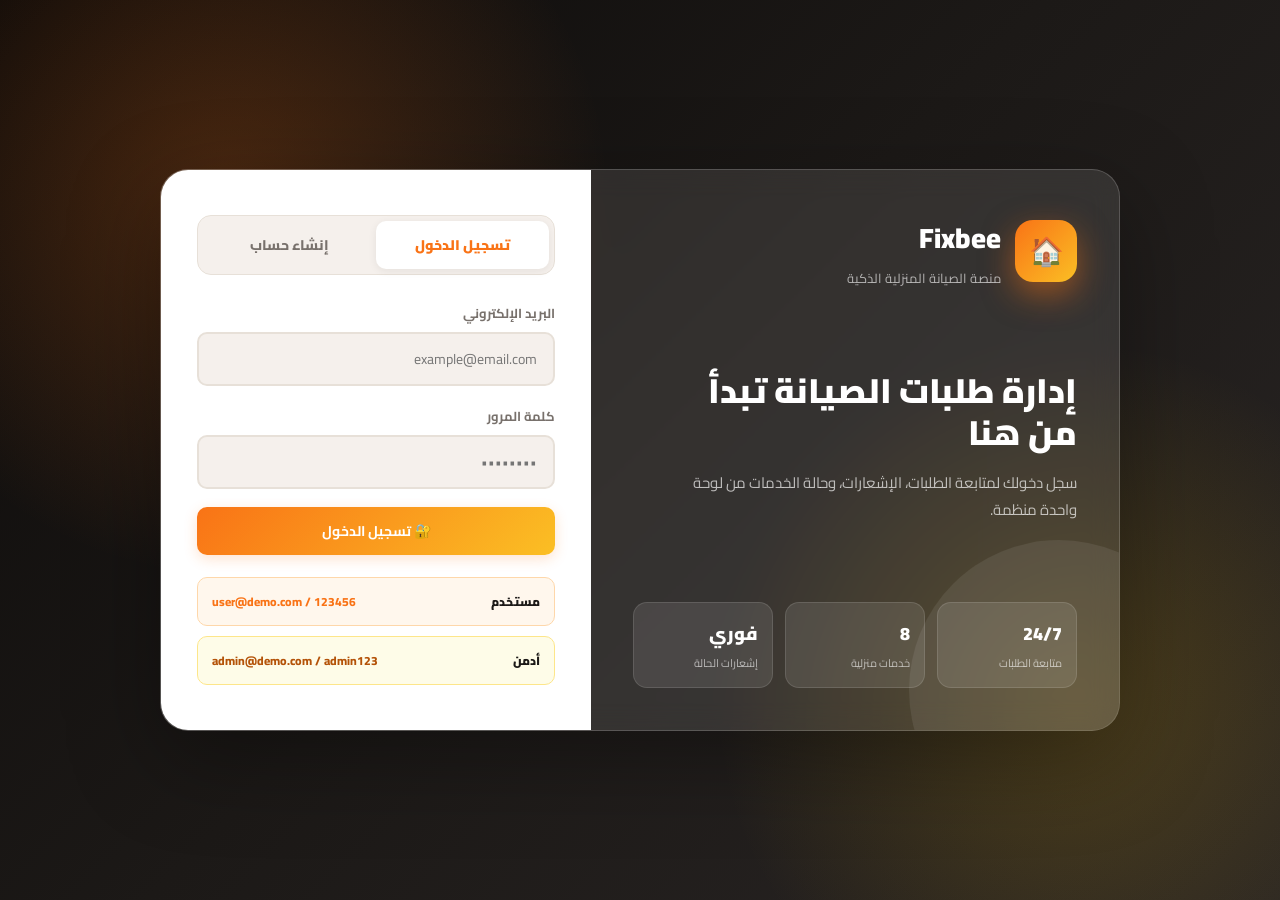
<file: index.html>
﻿<!DOCTYPE html>
<html lang="ar" dir="rtl">
<head>
<meta charset="UTF-8">
<meta name="viewport" content="width=device-width, initial-scale=1.0">
<title>Fixbee – تسجيل الدخول</title>
<link rel="stylesheet" href="styles.css">
</head>
<body class="auth-page">
<main class="auth-shell">
  <section class="auth-brand-panel">
    <div class="auth-brand">
      <div class="ab-icon">🏠</div>
      <div>
        <h1>Fixbee</h1>
        <p>منصة الصيانة المنزلية الذكية</p>
      </div>
    </div>
    <div class="auth-copy">
      <h2>إدارة طلبات الصيانة تبدأ من هنا</h2>
      <p>سجل دخولك لمتابعة الطلبات، الإشعارات، وحالة الخدمات من لوحة واحدة منظمة.</p>
    </div>
    <div class="auth-highlights">
      <div><strong>24/7</strong><span>متابعة الطلبات</span></div>
      <div><strong>8</strong><span>خدمات منزلية</span></div>
      <div><strong>فوري</strong><span>إشعارات الحالة</span></div>
    </div>
  </section>

  <section class="auth-card" aria-label="تسجيل الدخول أو إنشاء حساب">
    <div class="auth-tabs">
      <button class="auth-tab active" onclick="switchTab('login')">تسجيل الدخول</button>
      <button class="auth-tab"        onclick="switchTab('register')">إنشاء حساب</button>
    </div>

    <div id="auth-error" class="auth-error"></div>

    <!-- LOGIN -->
    <div id="form-login" class="auth-form active">
      <div class="form-group">
        <label>البريد الإلكتروني</label>
        <input class="form-control" type="email" id="login-email" placeholder="example@email.com">
      </div>
      <div class="form-group">
        <label>كلمة المرور</label>
        <input class="form-control" type="password" id="login-password" placeholder="••••••••">
      </div>
      <button class="btn btn-primary btn-wide" onclick="handleLogin()">🔐 تسجيل الدخول</button>
    </div>

    <!-- REGISTER -->
    <div id="form-register" class="auth-form">
      <div class="form-group">
        <label>الاسم الكامل</label>
        <input class="form-control" type="text" id="reg-name" placeholder="محمد أحمد">
      </div>
      <div class="form-group">
        <label>البريد الإلكتروني</label>
        <input class="form-control" type="email" id="reg-email" placeholder="example@email.com">
      </div>
      <div class="form-group">
        <label>كلمة المرور</label>
        <input class="form-control" type="password" id="reg-password" placeholder="••••••••">
      </div>
      <button class="btn btn-primary btn-wide" onclick="handleRegister()">✅ إنشاء حساب</button>
    </div>

    <div class="demo-box" aria-label="حسابات تجريبية">
      <button type="button" class="demo-fill" onclick="fillUser()">
        <span>مستخدم</span>
        <b>user@demo.com / 123456</b>
      </button>
      <button type="button" class="demo-fill admin-demo" onclick="fillAdmin()">
        <span>أدمن</span>
        <b>admin@demo.com / admin123</b>
      </button>
    </div>
  </section>
</main>

<script src="auth.js"></script>
</body>
</html>
</file>
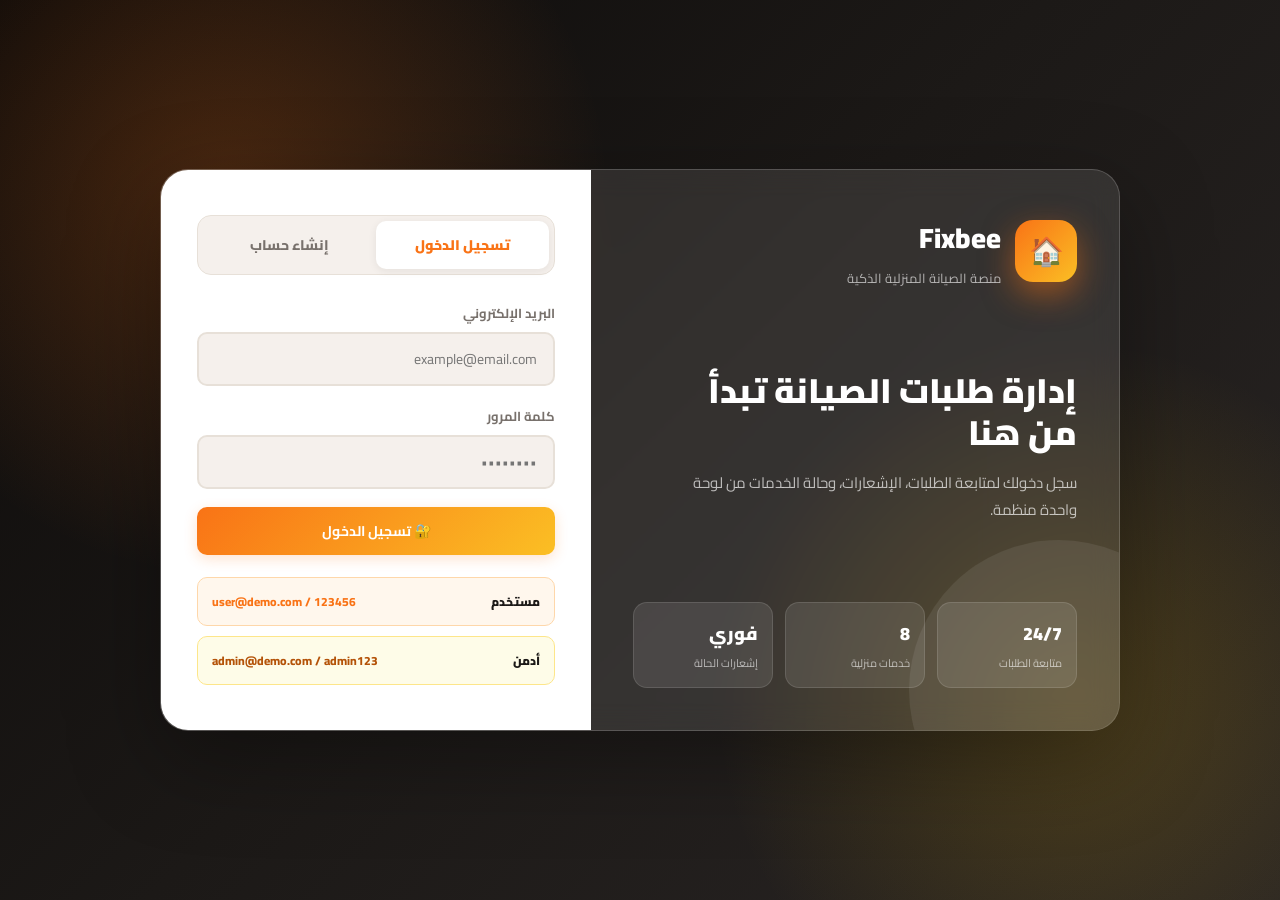
<file: admin.html>
<!DOCTYPE html>
<html lang="ar" dir="rtl">
<head>
<meta charset="UTF-8">
<meta name="viewport" content="width=device-width, initial-scale=1.0">
<title>Fixbee – لوحة الإدارة</title>
<link rel="stylesheet" href="styles.css">
<style>
  /* Admin-specific accents */
  :root { --accent: #7c3aed; --accent-light: #8b5cf6; --accent-glow: rgba(124,58,237,0.18); }
  .navbar      { background: #1e0a3c; }
  .brand-icon  { background: linear-gradient(135deg, #7c3aed, #a78bfa) !important; }
  .btn-primary { background: linear-gradient(135deg, #1e0a3c, #7c3aed); }
  .btn-primary:hover { box-shadow: 0 6px 20px rgba(124,58,237,0.45); }
  .uc-avatar   { background: linear-gradient(135deg, #c4b5fd, #8b5cf6) !important; color: #fff !important; }
  .hero-banner { background: linear-gradient(135deg, #1e0a3c 0%, #4c1d95 50%, #7c3aed 100%); }
  .profile-hero { background: linear-gradient(135deg, #1e0a3c 0%, #4c1d95 55%, #7c3aed 100%); }
  .profile-info h2 { color: #fff; }
  .profile-info p  { color: rgba(255,255,255,0.65); }
  .section-title .st-icon { background: linear-gradient(135deg, #1e0a3c, #7c3aed); }
  .nav-link.active::after { background: #a78bfa; }
  .filter-chip:hover, .filter-chip.active { border-color: #7c3aed; color: #7c3aed; }
  .filter-chip.active { background: #f5f3ff; }
  .form-control:focus { border-color: #7c3aed; background: #f5f3ff; }
  .req-card:hover { border-color: #a78bfa; }
  .loc-card:hover { border-color: #7c3aed; }
  .admin-ring { display:inline-flex;align-items:center;gap:6px;background:#ede9fe;color:#7c3aed;padding:4px 12px;border-radius:20px;font-size:12px;font-weight:800; }
</style>
</head>
<body class="app-page admin-page">

<!-- ══════════ NAVBAR ══════════ -->
<nav class="navbar">
  <a class="navbar-brand" href="admin.html">
    <div class="brand-icon">🏠</div>
    <div>
      <div class="brand-text">Fixbee</div>
      <div class="brand-sub">لوحة الإدارة</div>
    </div>
  </a>

  <div class="navbar-nav" id="desktop-nav">
    <button class="nav-link active" data-view="dashboard" onclick="navigate('dashboard')"><span class="nl-icon">📊</span> لوحة التحكم</button>
    <button class="nav-link"        data-view="manage"    onclick="navigate('manage')">   <span class="nl-icon">⚙️</span> إدارة الطلبات<span class="nav-badge" id="pending-badge" style="display:none">0</span></button>
    <button class="nav-link"        data-view="users"     onclick="navigate('users')">    <span class="nl-icon">👥</span> المستخدمون</button>
    <button class="nav-link"        data-view="profile"   onclick="navigate('profile')">  <span class="nl-icon">👤</span> حسابي</button>
  </div>

  <div class="navbar-end">
    <div class="user-chip" id="user-chip">
      <div class="uc-avatar" id="uc-avatar"></div>
      <div>
        <div class="uc-name" id="uc-name"></div>
        <div class="uc-role">مسؤول النظام</div>
      </div>
    </div>
    <button class="btn-logout-nav" onclick="logout()">🚪 خروج</button>
    <button class="nav-toggle" onclick="toggleDrawer()" aria-label="القائمة">
      <span></span><span></span><span></span>
    </button>
  </div>
</nav>

<!-- Mobile Drawer -->
<div class="nav-drawer" id="nav-drawer">
  <button class="nav-link" data-view="dashboard" onclick="navigate('dashboard');closeDrawer()">📊 لوحة التحكم</button>
  <button class="nav-link" data-view="manage"    onclick="navigate('manage');closeDrawer()">⚙️ إدارة الطلبات</button>
  <button class="nav-link" data-view="users"     onclick="navigate('users');closeDrawer()">👥 المستخدمون</button>
  <button class="nav-link" data-view="profile"   onclick="navigate('profile');closeDrawer()">👤 حسابي</button>
  <hr style="border:none;border-top:1px solid rgba(255,255,255,0.1);margin:8px 0">
  <button class="nav-link" onclick="logout()" style="color:#f87171">🚪 تسجيل الخروج</button>
</div>

<div class="page-wrap">
<div class="content">

  <!-- ══════════ DASHBOARD ══════════ -->
  <div class="view active" id="view-dashboard">
    <div class="hero-banner">
      <div class="hero-text">
        <h2>لوحة تحكم الإدارة 👨‍💻</h2>
        <p>راقب جميع الطلبات واتخذ القرارات المناسبة بسرعة وكفاءة</p>
        <div class="hero-cta">
          <button class="btn-white" onclick="navigate('manage')">⚙️ إدارة الطلبات</button>
        </div>
      </div>
      <div class="hero-illustration">📊</div>
    </div>
    <div class="stats-grid" id="admin-stats"></div>
    <div class="admin-overview" id="admin-overview"></div>
    <div class="card">
      <div class="card-header">
        <span class="card-title">📋 جميع الطلبات</span>
        <button class="btn btn-secondary btn-sm" onclick="navigate('manage')">إدارة الطلبات</button>
      </div>
      <div class="table-wrap">
        <table class="data-table">
          <thead><tr>
            <th>المستخدم</th>
            <th>الخدمة</th>
            <th>الموقع</th>
            <th>التاريخ</th>
            <th>الحالة</th>
            <th>الإجراء</th>
          </tr></thead>
          <tbody id="dash-tbody"></tbody>
        </table>
      </div>
    </div>
  </div>

  <!-- ══════════ MANAGE REQUESTS ══════════ -->
  <div class="view" id="view-manage">
    <div class="section-header">
      <div class="section-title"><div class="st-icon">⚙️</div> إدارة الطلبات</div>
    </div>
    <div class="filter-bar">
      <input class="form-control" type="text" id="manage-search" placeholder="🔍 بحث بالاسم أو الخدمة..." oninput="renderManage()">
      <button class="filter-chip active" data-f="all"      onclick="setAdminFilter(this,'all')">الكل</button>
      <button class="filter-chip"        data-f="pending"  onclick="setAdminFilter(this,'pending')">⏳ معلق</button>
      <button class="filter-chip"        data-f="accepted" onclick="setAdminFilter(this,'accepted')">✅ مقبول</button>
      <button class="filter-chip"        data-f="rejected" onclick="setAdminFilter(this,'rejected')">❌ مرفوض</button>
    </div>
    <div class="req-list" id="manage-list"></div>
  </div>

  <!-- ══════════ USERS ══════════ -->
  <div class="view" id="view-users">
    <div class="section-header">
      <div class="section-title"><div class="st-icon">👥</div> المستخدمون</div>
    </div>
    <div class="filter-bar">
      <input class="form-control" type="text" id="users-search" placeholder="🔍 بحث بالاسم أو البريد..." oninput="renderUsers()">
      <button class="filter-chip active" data-role="all" onclick="setUserRoleFilter(this,'all')">الكل</button>
      <button class="filter-chip" data-role="user" onclick="setUserRoleFilter(this,'user')">مستخدمون</button>
      <button class="filter-chip" data-role="admin" onclick="setUserRoleFilter(this,'admin')">مسؤولون</button>
    </div>
    <div class="card">
      <div class="table-wrap">
        <table class="data-table">
          <thead><tr>
            <th>المستخدم</th>
            <th>البريد الإلكتروني</th>
            <th>الدور</th>
            <th>عدد الطلبات</th>
            <th>آخر طلب</th>
          </tr></thead>
          <tbody id="users-tbody"></tbody>
        </table>
      </div>
    </div>
  </div>

  <!-- ══════════ PROFILE ══════════ -->
  <div class="view" id="view-profile">
    <div class="section-header">
      <div class="section-title"><div class="st-icon">👤</div> حسابي</div>
    </div>
    <div class="profile-hero">
      <div class="profile-avatar" id="p-avatar"></div>
      <div class="profile-info">
        <h2 id="p-name"></h2>
        <p id="p-email"></p>
        <div style="margin-top:10px"><span class="admin-ring">👨‍💻 مسؤول النظام</span></div>
      </div>
    </div>
    <div class="profile-grid">
      <div class="card">
        <div class="card-header"><span class="card-title">✏️ تعديل البيانات</span></div>
        <div class="card-body">
          <div class="form-group"><label>الاسم الكامل</label><input class="form-control" type="text" id="edit-name"></div>
          <div class="form-group"><label>البريد الإلكتروني</label><input class="form-control" type="email" id="edit-email" disabled style="opacity:.55;cursor:not-allowed"></div>
          <button class="btn btn-primary" onclick="saveProfile()">💾 حفظ التغييرات</button>
        </div>
      </div>
      <div class="card">
        <div class="card-header"><span class="card-title">🔑 تغيير كلمة المرور</span></div>
        <div class="card-body">
          <div class="form-group"><label>كلمة المرور الحالية</label><input class="form-control" type="password" id="old-pass" placeholder="••••••••"></div>
          <div class="form-group"><label>كلمة المرور الجديدة</label><input class="form-control" type="password" id="new-pass" placeholder="••••••••"></div>
          <div class="form-group"><label>تأكيد كلمة المرور</label><input class="form-control" type="password" id="conf-pass" placeholder="••••••••"></div>
          <button class="btn btn-primary" onclick="changePassword()">🔒 تغيير</button>
        </div>
      </div>
    </div>
  </div>

</div><!-- /content -->
</div><!-- /page-wrap -->

<!-- MODAL: Detail -->
<div id="modal-detail" style="display:none">
  <div class="modal-overlay" onclick="closeModal('modal-detail')">
    <div class="modal" onclick="event.stopPropagation()">
      <div class="modal-head">
        <div class="modal-title">📋 تفاصيل الطلب</div>
        <button class="modal-close" onclick="closeModal('modal-detail')">✕</button>
      </div>
      <div id="detail-content"></div>
    </div>
  </div>
</div>

<!-- TOAST -->
<div class="toast" id="toast"></div>

<script src="admin.js"></script>
</body>
</html>
</file>
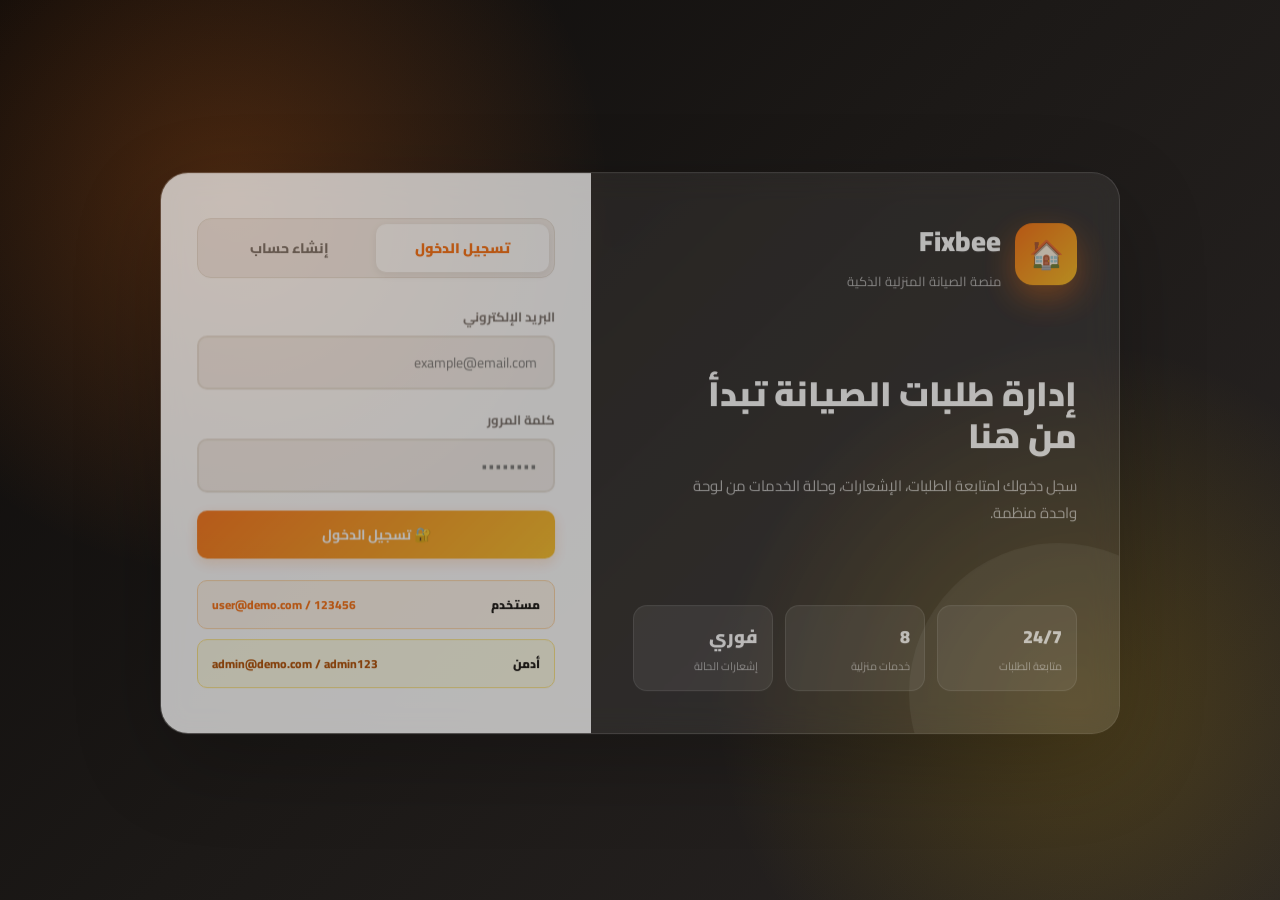
<file: auth.html>
<!DOCTYPE html>
<html lang="ar" dir="rtl">
<head>
  <meta charset="UTF-8">
  <meta http-equiv="refresh" content="0; url=index.html">
  <title>Fixbee – تسجيل الدخول</title>
</head>
<body>
  <p>جارٍ التحويل... <a href="index.html">اضغط هنا</a> إذا لم تُحوَّل تلقائيًا.</p>
</body>
</html>
</file>
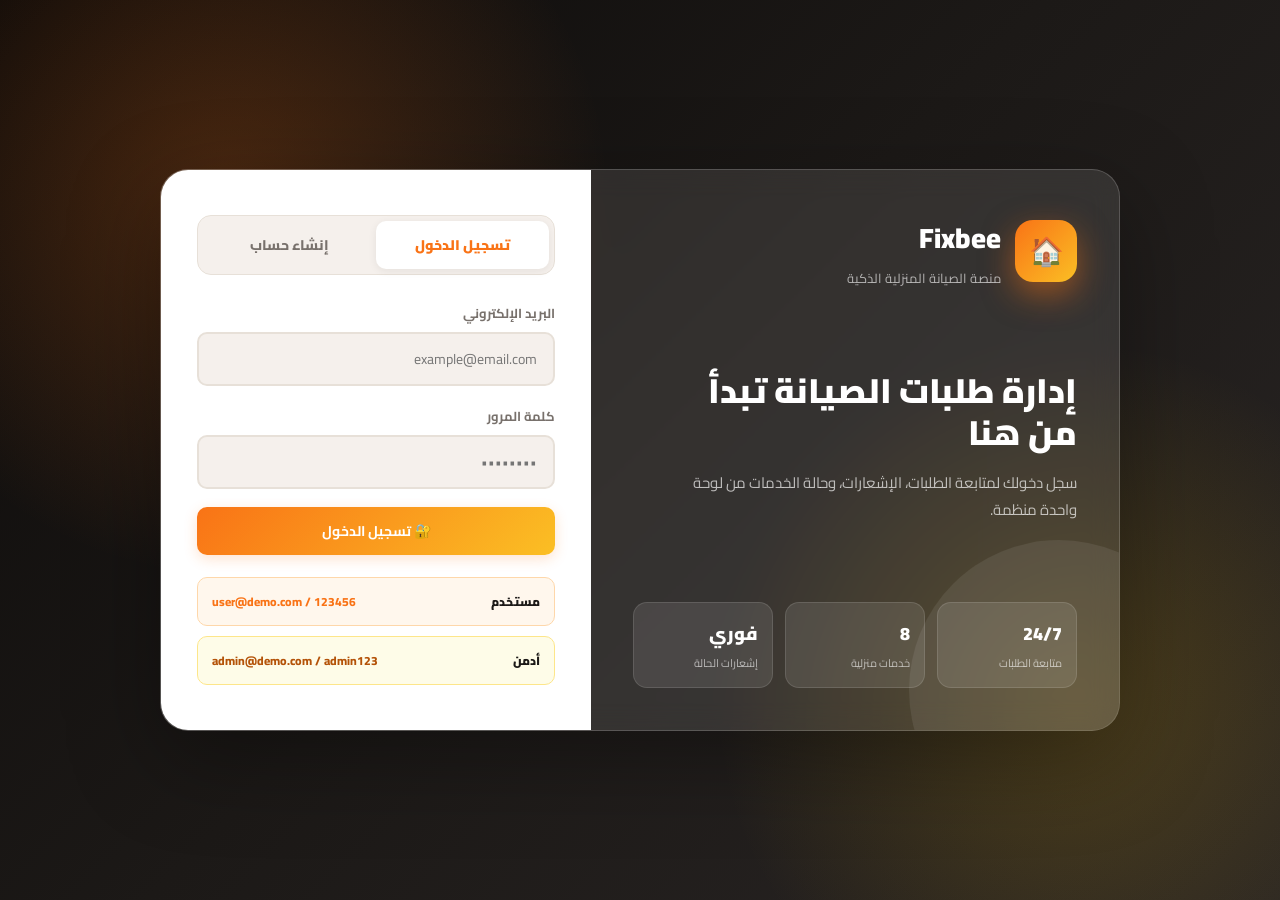
<file: user.html>
<!DOCTYPE html>
<html lang="ar" dir="rtl">
<head>
<meta charset="UTF-8">
<meta name="viewport" content="width=device-width, initial-scale=1.0">
<title>Fixbee – لوحة المستخدم</title>
<link rel="stylesheet" href="styles.css">
</head>
<body class="app-page user-page">

<!-- ══════════ NAVBAR ══════════ -->
<nav class="navbar">
  <a class="navbar-brand" href="user.html">
    <div class="brand-icon">🏠</div>
    <div>
      <div class="brand-text">Fixbee</div>
      <div class="brand-sub">منصة الصيانة المنزلية</div>
    </div>
  </a>

  <div class="navbar-nav" id="desktop-nav">
    <button class="nav-link active" data-view="home"          onclick="navigate('home')">        <span class="nl-icon">🏠</span> الرئيسية</button>
    <button class="nav-link"        data-view="request"       onclick="navigate('request')">     <span class="nl-icon">➕</span> طلب خدمة</button>
    <button class="nav-link"        data-view="my-requests"   onclick="navigate('my-requests')"> <span class="nl-icon">📋</span> طلباتي</button>
    <button class="nav-link"        data-view="locations"     onclick="navigate('locations')">   <span class="nl-icon">📍</span> مواقعي</button>
    <button class="nav-link"        data-view="profile"       onclick="navigate('profile')">     <span class="nl-icon">👤</span> حسابي</button>
  </div>

  <div class="navbar-end">
    <div class="notif-btn" data-view="notifications" onclick="navigate('notifications')" title="الإشعارات">
      🔔<span class="notif-dot" id="notif-dot"></span>
    </div>
    <div class="user-chip" id="user-chip">
      <div class="uc-avatar" id="uc-avatar"></div>
      <div>
        <div class="uc-name" id="uc-name"></div>
        <div class="uc-role">مستخدم</div>
      </div>
    </div>
    <button class="btn-logout-nav" onclick="logout()">🚪 خروج</button>
    <button class="nav-toggle" onclick="toggleDrawer()" aria-label="القائمة">
      <span></span><span></span><span></span>
    </button>
  </div>
</nav>

<!-- Mobile Drawer -->
<div class="nav-drawer" id="nav-drawer">
  <button class="nav-link" data-view="home"          onclick="navigate('home');closeDrawer()">        🏠 الرئيسية</button>
  <button class="nav-link" data-view="request"       onclick="navigate('request');closeDrawer()">     ➕ طلب خدمة</button>
  <button class="nav-link" data-view="my-requests"   onclick="navigate('my-requests');closeDrawer()"> 📋 طلباتي</button>
  <button class="nav-link" data-view="notifications" onclick="navigate('notifications');closeDrawer()">🔔 الإشعارات</button>
  <button class="nav-link" data-view="locations"     onclick="navigate('locations');closeDrawer()">   📍 مواقعي المحفوظة</button>
  <button class="nav-link" data-view="profile"       onclick="navigate('profile');closeDrawer()">     👤 حسابي</button>
  <hr style="border:none;border-top:1px solid rgba(255,255,255,0.1);margin:8px 0">
  <button class="nav-link" onclick="logout()" style="color:#f87171">🚪 تسجيل الخروج</button>
</div>

<div class="page-wrap">
<div class="content">

  <!-- ══════════ HOME ══════════ -->
  <div class="view active" id="view-home">
    <div class="hero-banner">
      <div class="hero-text">
        <h2>مرحباً، <span id="hero-name"></span> 👋</h2>
        <p>منصتك لإدارة جميع احتياجات الصيانة المنزلية بسهولة وسرعة</p>
        <div class="hero-cta">
          <button class="btn-white" onclick="navigate('request')">➕ طلب خدمة جديدة</button>
          <button class="btn-white" onclick="navigate('my-requests')" style="background:rgba(255,255,255,0.15);color:#fff;box-shadow:none">📋 طلباتي</button>
        </div>
      </div>
      <div class="hero-illustration">🏠</div>
    </div>

    <div class="stats-grid" id="home-stats"></div>

    <div class="quick-row">
      <div class="card">
        <div class="card-header">
          <span class="card-title">🕐 آخر الطلبات</span>
          <button class="btn btn-secondary btn-sm" onclick="navigate('my-requests')">عرض الكل</button>
        </div>
        <div class="card-body" id="home-recent"></div>
      </div>
      <div class="card">
        <div class="card-header"><span class="card-title">📍 مواقعي</span></div>
        <div class="card-body" id="home-locs" style="display:flex;flex-direction:column;gap:10px"></div>
      </div>
    </div>
  </div>

  <!-- ══════════ REQUEST SERVICE ══════════ -->
  <div class="view" id="view-request">
    <div class="section-header">
      <div class="section-title"><div class="st-icon">➕</div> طلب خدمة جديدة</div>
    </div>
    <div class="card">
      <div class="card-body">
        <div class="form-group">
          <label>نوع الخدمة *</label>
          <div class="service-grid" id="service-grid"></div>
        </div>
        <div class="form-grid">
          <div class="form-group col-2">
            <label>وصف المشكلة *</label>
            <textarea class="form-control" id="req-desc" placeholder="اشرح المشكلة بالتفصيل حتى نتمكن من مساعدتك..."></textarea>
          </div>
          <div class="form-group">
            <label>الموقع *</label>
            <select class="form-control" id="req-location"></select>
          </div>
          <div class="form-group">
            <label>التاريخ المطلوب *</label>
            <input class="form-control" type="date" id="req-date">
          </div>
        </div>
        <button class="btn btn-primary" onclick="submitRequest()">📤 إرسال الطلب</button>
      </div>
    </div>
  </div>

  <!-- ══════════ MY REQUESTS ══════════ -->
  <div class="view" id="view-my-requests">
    <div class="section-header">
      <div class="section-title"><div class="st-icon">📋</div> طلباتي</div>
    </div>
    <div class="filter-bar">
      <input class="form-control" type="text" id="req-search" placeholder="🔍 ابحث في طلباتك..." oninput="renderMyRequests()">
      <button class="filter-chip active" data-f="all"      onclick="setFilter(this,'all')">الكل</button>
      <button class="filter-chip"        data-f="pending"  onclick="setFilter(this,'pending')">⏳ معلق</button>
      <button class="filter-chip"        data-f="accepted" onclick="setFilter(this,'accepted')">✅ مقبول</button>
      <button class="filter-chip"        data-f="rejected" onclick="setFilter(this,'rejected')">❌ مرفوض</button>
    </div>
    <div class="req-list" id="req-list"></div>
  </div>

  <!-- ══════════ NOTIFICATIONS ══════════ -->
  <div class="view" id="view-notifications">
    <div class="section-header">
      <div class="section-title"><div class="st-icon">🔔</div> الإشعارات</div>
      <button class="btn btn-secondary btn-sm" onclick="markAllRead()">تحديد الكل كمقروء</button>
    </div>
    <div class="notif-list" id="notif-list"></div>
  </div>

  <!-- ══════════ LOCATIONS ══════════ -->
  <div class="view" id="view-locations">
    <div class="section-header">
      <div class="section-title"><div class="st-icon">📍</div> مواقعي المحفوظة</div>
      <button class="btn btn-primary" onclick="openLocationModal()">➕ إضافة موقع</button>
    </div>
    <div class="location-grid" id="loc-grid"></div>
  </div>

  <!-- ══════════ PROFILE ══════════ -->
  <div class="view" id="view-profile">
    <div class="section-header">
      <div class="section-title"><div class="st-icon">👤</div> الملف الشخصي</div>
    </div>
    <div class="profile-hero">
      <div class="profile-avatar" id="p-avatar"></div>
      <div class="profile-info">
        <h2 id="p-name"></h2>
        <p id="p-email"></p>
        <div style="margin-top:10px"><span class="badge" style="background:rgba(255,255,255,0.2);color:#fff;border:none">👤 مستخدم</span></div>
      </div>
    </div>
    <div class="profile-grid">
      <div class="card">
        <div class="card-header"><span class="card-title">✏️ تعديل البيانات</span></div>
        <div class="card-body">
          <div class="form-group"><label>الاسم الكامل</label><input class="form-control" type="text" id="edit-name"></div>
          <div class="form-group"><label>البريد الإلكتروني</label><input class="form-control" type="email" id="edit-email" disabled style="opacity:.55;cursor:not-allowed"></div>
          <button class="btn btn-primary" onclick="saveProfile()">💾 حفظ التغييرات</button>
        </div>
      </div>
      <div class="card">
        <div class="card-header"><span class="card-title">🔑 تغيير كلمة المرور</span></div>
        <div class="card-body">
          <div class="form-group"><label>كلمة المرور الحالية</label><input class="form-control" type="password" id="old-pass" placeholder="••••••••"></div>
          <div class="form-group"><label>كلمة المرور الجديدة</label><input class="form-control" type="password" id="new-pass" placeholder="••••••••"></div>
          <div class="form-group"><label>تأكيد كلمة المرور</label><input class="form-control" type="password" id="conf-pass" placeholder="••••••••"></div>
          <button class="btn btn-primary" onclick="changePassword()">🔒 تغيير</button>
        </div>
      </div>
    </div>
    <div class="card danger-zone" style="margin-top:20px">
      <div class="card-header"><span class="card-title">⚠️ منطقة الخطر</span></div>
      <div class="card-body">
        <p style="font-size:14px;color:var(--text-muted);margin-bottom:16px">حذف الحساب نهائي ولا يمكن التراجع عنه.</p>
        <button class="btn btn-danger" onclick="deleteAccount()">🗑️ حذف حسابي</button>
      </div>
    </div>
  </div>

</div><!-- /content -->
</div><!-- /page-wrap -->

<!-- FAB -->
<button class="fab" onclick="navigate('request')" title="طلب سريع">+</button>

<!-- MODAL: Detail -->
<div id="modal-detail" style="display:none">
  <div class="modal-overlay" onclick="closeModal('modal-detail')">
    <div class="modal" onclick="event.stopPropagation()">
      <div class="modal-head">
        <div class="modal-title">📋 تفاصيل الطلب</div>
        <button class="modal-close" onclick="closeModal('modal-detail')">✕</button>
      </div>
      <div id="detail-content"></div>
    </div>
  </div>
</div>

<!-- MODAL: Rating -->
<div id="modal-rating" style="display:none">
  <div class="modal-overlay" onclick="closeModal('modal-rating')">
    <div class="modal" onclick="event.stopPropagation()">
      <div class="modal-head">
        <div class="modal-title">⭐ تقييم الخدمة</div>
        <button class="modal-close" onclick="closeModal('modal-rating')">✕</button>
      </div>
      <p style="color:var(--text-muted);font-size:14px">كيف كانت تجربتك مع هذه الخدمة؟</p>
      <div class="stars-wrap" id="stars-wrap"></div>
      <div class="form-group" style="margin-top:8px">
        <label>تعليق إضافي (اختياري)</label>
        <textarea class="form-control" id="rating-comment" placeholder="اكتب ملاحظاتك..." style="min-height:70px"></textarea>
      </div>
      <div class="modal-actions">
        <button class="btn btn-secondary" onclick="closeModal('modal-rating')">إلغاء</button>
        <button class="btn btn-primary" style="flex:2" onclick="submitRating()">إرسال التقييم ⭐</button>
      </div>
    </div>
  </div>
</div>

<!-- MODAL: Location -->
<div id="modal-location" style="display:none">
  <div class="modal-overlay" onclick="closeModal('modal-location')">
    <div class="modal" onclick="event.stopPropagation()">
      <div class="modal-head">
        <div class="modal-title" id="location-modal-title">📍 إضافة موقع</div>
        <button class="modal-close" onclick="closeModal('modal-location')">✕</button>
      </div>
      <div class="form-grid">
        <div class="form-group">
          <label>اسم الموقع *</label>
          <input class="form-control" type="text" id="loc-name" placeholder="المنزل، العمل، العيادة...">
        </div>
        <div class="form-group">
          <label>الأيقونة</label>
          <select class="form-control" id="loc-icon">
            <option value="🏠">🏠 منزل</option>
            <option value="🏢">🏢 عمل</option>
            <option value="🏡">🏡 فيلا</option>
            <option value="📌">📌 موقع</option>
            <option value="🏥">🏥 عيادة</option>
            <option value="🏬">🏬 متجر</option>
          </select>
        </div>
        <div class="form-group col-2">
          <label>العنوان التفصيلي *</label>
          <textarea class="form-control" id="loc-addr" placeholder="اكتب العنوان أو أقرب علامة مميزة"></textarea>
        </div>
      </div>
      <div class="modal-actions">
        <button class="btn btn-secondary" onclick="closeModal('modal-location')">إلغاء</button>
        <button class="btn btn-primary" style="flex:2" onclick="saveLocationFromModal()">حفظ الموقع</button>
      </div>
    </div>
  </div>
</div>

<!-- TOAST -->
<div class="toast" id="toast"></div>

<script src="user.js"></script>
</body>
</html>
</file>
<file: styles.css>
/* ============================================
   Fixbee – Shared Styles
   ============================================ */
@import url('https://fonts.googleapis.com/css2?family=Cairo:wght@300;400;600;700;900&display=swap');

:root {
  --primary:       #1c1917;
  --primary-mid:   #292524;
  --accent:        #f97316;
  --accent-light:  #fb923c;
  --accent-glow:   rgba(249,115,22,0.20);
  --gold:          #eab308;
  --danger:        #ef4444;
  --danger-soft:   #fef2f2;
  --success:       #10b981;
  --success-soft:  #ecfdf5;
  --warn:          #f59e0b;
  --warn-soft:     #fffbeb;
  --bg:            #faf7f5;
  --surface:       #ffffff;
  --surface2:      #f5f0ec;
  --border:        #e7e0d8;
  --border-dark:   #d6cdc3;
  --text:          #1c1917;
  --text-muted:    #78716c;
  --text-light:    #a8a29e;
  --shadow-sm:     0 2px 8px rgba(28,25,23,0.07);
  --shadow:        0 4px 20px rgba(28,25,23,0.10);
  --shadow-lg:     0 12px 48px rgba(28,25,23,0.16);
  --radius:        16px;
  --radius-sm:     10px;
  --radius-xs:     7px;
  --navbar-h:      68px;
  --transition:    0.22s cubic-bezier(.4,0,.2,1);
}

*, *::before, *::after { box-sizing: border-box; margin: 0; padding: 0; }

html { scroll-behavior: smooth; }

body {
  font-family: 'Cairo', sans-serif;
  background: var(--bg);
  color: var(--text);
  min-height: 100vh;
  direction: rtl;
  -webkit-font-smoothing: antialiased;
}
.app-page {
  background:
    linear-gradient(180deg, rgba(255,255,255,0.72), rgba(255,255,255,0) 260px),
    var(--bg);
}

/* ── Scrollbar ── */
::-webkit-scrollbar { width: 6px; }
::-webkit-scrollbar-track { background: transparent; }
::-webkit-scrollbar-thumb { background: var(--border-dark); border-radius: 3px; }

/* ════════════════════════════════════════
   TOP NAVBAR
   ════════════════════════════════════════ */
.navbar {
  position: fixed; top: 0; right: 0; left: 0; z-index: 200;
  height: var(--navbar-h);
  background: var(--primary);
  display: flex; align-items: center;
  padding: 0 32px;
  gap: 0;
  box-shadow: 0 4px 24px rgba(11,31,74,0.28);
  border-bottom: 1px solid rgba(255,255,255,0.06);
}

.navbar-brand {
  display: flex; align-items: center; gap: 12px;
  text-decoration: none; flex-shrink: 0;
}
.navbar-brand .brand-icon {
  width: 40px; height: 40px; border-radius: 11px;
  background: linear-gradient(135deg, var(--accent), #fbbf24);
  display: flex; align-items: center; justify-content: center;
  font-size: 20px; box-shadow: 0 4px 12px rgba(249,115,22,0.45);
  flex-shrink: 0;
}
.navbar-brand .brand-text { color: #fff; font-size: 20px; font-weight: 900; letter-spacing: -0.3px; }
.navbar-brand .brand-sub  { color: rgba(255,255,255,0.45); font-size: 11px; font-weight: 500; margin-top: -2px; }

.navbar-nav {
  display: flex; align-items: center; gap: 2px;
  margin-right: 32px; flex: 1;
}
.nav-link {
  display: flex; align-items: center; gap: 7px;
  padding: 9px 16px; border-radius: 10px;
  color: rgba(255,255,255,0.6); font-size: 14px; font-weight: 600;
  cursor: pointer; transition: all var(--transition);
  border: none; background: none; font-family: inherit;
  white-space: nowrap;
  position: relative;
}
.nav-link:hover { color: #fff; background: rgba(255,255,255,0.08); }
.nav-link.active { color: #fff; background: rgba(255,255,255,0.13); }
.nav-link.active::after {
  content: '';
  position: absolute; bottom: -2px; right: 16px; left: 16px;
  height: 2px; border-radius: 2px;
  background: var(--accent);
}
.nav-link .nl-icon { font-size: 16px; }
.nav-badge {
  background: var(--danger); color: #fff;
  font-size: 10px; font-weight: 800;
  padding: 1px 6px; border-radius: 10px;
  margin-right: auto;
}

.navbar-end {
  display: flex; align-items: center; gap: 10px;
  margin-right: auto; flex-shrink: 0;
}

.notif-btn {
  width: 38px; height: 38px; border-radius: 10px;
  background: rgba(255,255,255,0.08); border: 1px solid rgba(255,255,255,0.1);
  display: flex; align-items: center; justify-content: center;
  font-size: 18px; cursor: pointer; position: relative;
  transition: all var(--transition); color: rgba(255,255,255,0.75);
}
.notif-btn:hover { background: rgba(255,255,255,0.15); color: #fff; }
.notif-btn.active {
  background: rgba(255,255,255,0.15);
  color: #fff;
  border-color: var(--accent);
  box-shadow: 0 0 0 3px var(--accent-glow);
}
.notif-dot {
  position: absolute;
  top: -4px;
  left: -4px;
  background: var(--danger);
  color: #fff;
  font-size: 10px;
  font-weight: 800;
  min-width: 17px;
  height: 17px;
  border-radius: 10px;
  border: 1.5px solid var(--primary);
  display: none;
  align-items: center;
  justify-content: center;
  padding: 0 4px;
}

.user-chip {
  display: flex; align-items: center; gap: 9px;
  padding: 5px 12px 5px 5px;
  background: rgba(255,255,255,0.08); border: 1px solid rgba(255,255,255,0.1);
  border-radius: 40px; cursor: pointer; transition: all var(--transition);
}
.user-chip:hover { background: rgba(255,255,255,0.14); }
.user-chip .uc-avatar {
  width: 30px; height: 30px; border-radius: 50%;
  background: linear-gradient(135deg, var(--gold), #fbbf24);
  display: flex; align-items: center; justify-content: center;
  font-size: 12px; font-weight: 800; color: var(--primary);
}
.user-chip .uc-name { color: #fff; font-size: 13px; font-weight: 700; }
.user-chip .uc-role { color: rgba(255,255,255,0.45); font-size: 11px; }

.btn-logout-nav {
  display: flex; align-items: center; gap: 7px;
  padding: 9px 16px; border-radius: 10px;
  color: rgba(255,255,255,0.5); font-size: 13px; font-weight: 600;
  cursor: pointer; transition: all var(--transition);
  border: 1px solid rgba(255,255,255,0.1); background: none;
  font-family: inherit;
}
.btn-logout-nav:hover { background: rgba(239,68,68,0.18); color: #f87171; border-color: rgba(239,68,68,0.3); }

/* Mobile hamburger */
.nav-toggle {
  display: none; flex-direction: column; gap: 5px;
  background: none; border: none; cursor: pointer; padding: 6px;
}
.nav-toggle span {
  display: block; width: 22px; height: 2px;
  background: rgba(255,255,255,0.7); border-radius: 2px;
  transition: all var(--transition);
}

/* Mobile drawer */
.nav-drawer {
  display: none; position: fixed;
  top: var(--navbar-h); right: 0; left: 0; bottom: 0;
  background: var(--primary); z-index: 190;
  padding: 16px; flex-direction: column; gap: 4px;
  overflow-y: auto;
}
.nav-drawer.open { display: flex; }

/* ════════════════════════════════════════
   PAGE WRAPPER
   ════════════════════════════════════════ */
.page-wrap {
  padding-top: var(--navbar-h);
  min-height: 100vh;
}
.content {
  max-width: 1200px; margin: 0 auto;
  padding: 32px 24px;
}

/* ════════════════════════════════════════
   SECTIONS & PAGES
   ════════════════════════════════════════ */
.view { display: none; }
.view.active { display: block; animation: fadeUp 0.3s var(--transition); }
@keyframes fadeUp {
  from { opacity: 0; transform: translateY(10px); }
  to   { opacity: 1; transform: translateY(0); }
}

.section-header {
  display: flex; align-items: center; justify-content: space-between;
  margin-bottom: 24px;
}
.section-title {
  font-size: 22px; font-weight: 900; color: var(--primary);
  display: flex; align-items: center; gap: 10px;
}
.section-title .st-icon {
  width: 38px; height: 38px; border-radius: 10px;
  background: linear-gradient(135deg, var(--primary), var(--accent));
  display: flex; align-items: center; justify-content: center;
  font-size: 18px;
}

/* ════════════════════════════════════════
   CARDS
   ════════════════════════════════════════ */
.card {
  background: var(--surface); border: 1px solid var(--border);
  border-radius: var(--radius); box-shadow: var(--shadow);
  overflow: hidden;
}
.card:hover { box-shadow: 0 8px 28px rgba(11,31,74,0.12); }
.card-header {
  padding: 18px 24px; border-bottom: 1px solid var(--border);
  display: flex; align-items: center; justify-content: space-between;
}
.card-title { font-size: 15px; font-weight: 800; color: var(--primary); }
.card-body  { padding: 24px; }

/* ════════════════════════════════════════
   STATS GRID
   ════════════════════════════════════════ */
.stats-grid {
  display: grid;
  grid-template-columns: repeat(auto-fit, minmax(190px, 1fr));
  gap: 18px; margin-bottom: 28px;
}
.stat-card {
  background: var(--surface); border: 1px solid var(--border);
  border-radius: var(--radius); padding: 22px 20px;
  display: flex; align-items: center; gap: 16px;
  box-shadow: var(--shadow-sm); transition: transform var(--transition), box-shadow var(--transition);
  position: relative; overflow: hidden;
}
.stat-card::after {
  content: '';
  position: absolute;
  inset: 0;
  border-top: 3px solid rgba(249,115,22,0.18);
  pointer-events: none;
}
.stat-card::before {
  content: ''; position: absolute; bottom: 0; right: 0;
  width: 80px; height: 80px; border-radius: 50%;
  opacity: 0.06; transform: translate(20px, 20px);
}
.stat-card:hover { transform: translateY(-3px); box-shadow: var(--shadow); }
.stat-icon {
  width: 50px; height: 50px; border-radius: 13px;
  display: flex; align-items: center; justify-content: center;
  font-size: 22px; flex-shrink: 0;
}
.stat-icon.blue  { background: #fff7ed; }
.stat-icon.green { background: var(--success-soft); }
.stat-icon.red   { background: var(--danger-soft); }
.stat-icon.amber { background: var(--warn-soft); }
.stat-icon.purple{ background: #fdf4ff; }
.stat-value { font-size: 30px; font-weight: 900; color: var(--primary); line-height: 1; }
.stat-label { font-size: 12px; color: var(--text-muted); font-weight: 600; margin-top: 4px; }

/* ════════════════════════════════════════
   BADGES
   ════════════════════════════════════════ */
.badge {
  display: inline-flex; align-items: center; gap: 5px;
  padding: 4px 11px; border-radius: 20px;
  font-size: 12px; font-weight: 700;
}
.badge::before { content: '●'; font-size: 7px; }
.badge.pending  { background: var(--warn-soft);    color: #d97706; }
.badge.accepted { background: var(--success-soft); color: #059669; }
.badge.rejected { background: var(--danger-soft);  color: #dc2626; }
.badge.admin    { background: #ede9fe; color: #7c3aed; }

/* ════════════════════════════════════════
   BUTTONS
   ════════════════════════════════════════ */
.btn {
  display: inline-flex; align-items: center; justify-content: center; gap: 8px;
  padding: 11px 22px; border-radius: var(--radius-sm);
  font-family: inherit; font-size: 14px; font-weight: 700;
  cursor: pointer; border: none; transition: all var(--transition);
  text-decoration: none; white-space: nowrap;
}
.btn-primary {
  background: linear-gradient(135deg, var(--accent), #fbbf24);
  color: #fff; box-shadow: 0 4px 14px var(--accent-glow);
}
.btn-primary:hover { transform: translateY(-1px); box-shadow: 0 6px 20px rgba(249,115,22,0.40); }
.btn-secondary {
  background: var(--surface2); color: var(--text-muted);
  border: 1.5px solid var(--border);
}
.btn-secondary:hover { border-color: var(--accent); color: var(--accent); }
.btn-success { background: var(--success-soft); color: #059669; border: 1.5px solid #a7f3d0; }
.btn-success:hover { background: #059669; color: #fff; border-color: #059669; }
.btn-danger  { background: var(--danger-soft);  color: #dc2626; border: 1.5px solid #fecaca; }
.btn-danger:hover  { background: #dc2626; color: #fff; border-color: #dc2626; }
.btn-sm { padding: 7px 14px; font-size: 13px; border-radius: var(--radius-xs); }
.btn-wide { width: 100%; }

/* ════════════════════════════════════════
   FORMS
   ════════════════════════════════════════ */
.form-group { margin-bottom: 18px; }
.form-group label {
  display: block; font-size: 13px; font-weight: 700;
  color: var(--text-muted); margin-bottom: 7px;
}
.form-control {
  width: 100%; padding: 12px 16px;
  border: 2px solid var(--border); border-radius: var(--radius-sm);
  font-family: inherit; font-size: 14px; color: var(--text);
  background: var(--surface2); outline: none;
  transition: border var(--transition), background var(--transition);
}
.form-control:focus { border-color: var(--accent); background: #fff8f4; }
textarea.form-control { resize: vertical; min-height: 90px; }
select.form-control { cursor: pointer; }
.form-grid { display: grid; grid-template-columns: 1fr 1fr; gap: 18px; }
.form-grid .col-2 { grid-column: span 2; }

/* ════════════════════════════════════════
   FILTER BAR
   ════════════════════════════════════════ */
.filter-bar {
  display: flex; gap: 10px; flex-wrap: wrap;
  margin-bottom: 22px; align-items: center;
}
.filter-bar .form-control { max-width: 280px; }
.filter-chip {
  padding: 8px 16px; border-radius: 20px;
  font-family: inherit; font-size: 13px; font-weight: 700;
  color: var(--text-muted); cursor: pointer;
  border: 2px solid var(--border); background: var(--surface);
  transition: all var(--transition);
}
.filter-chip:hover  { border-color: var(--accent); color: var(--accent); }
.filter-chip.active { border-color: var(--accent); background: #fff7ed; color: var(--accent); }

/* ════════════════════════════════════════
   REQUEST CARDS
   ════════════════════════════════════════ */
.req-list { display: flex; flex-direction: column; gap: 13px; }
.req-card {
  background: var(--surface); border: 1.5px solid var(--border);
  border-radius: var(--radius); padding: 18px 22px;
  display: flex; align-items: center; gap: 18px;
  box-shadow: var(--shadow-sm); transition: all var(--transition);
  cursor: pointer;
}
.req-card:hover { border-color: var(--accent-light); transform: translateX(-3px); box-shadow: var(--shadow); }
.req-card .rc-icon {
  width: 48px; height: 48px; border-radius: 13px;
  background: #fff7ed; display: flex; align-items: center;
  justify-content: center; font-size: 22px; flex-shrink: 0;
}
.req-card .rc-body { flex: 1; min-width: 0; }
.req-card .rc-title { font-size: 15px; font-weight: 800; color: var(--text); }
.req-card .rc-meta  { font-size: 12px; color: var(--text-muted); margin-top: 3px; display: flex; gap: 12px; flex-wrap: wrap; }
.req-card .rc-meta span { display: flex; align-items: center; gap: 4px; }
.req-card .rc-actions { display: flex; align-items: center; gap: 8px; flex-shrink: 0; flex-wrap: wrap; justify-content: flex-end; }
.muted-truncate { color: var(--text-light); max-width: 340px; }

/* ════════════════════════════════════════
   SERVICES GRID
   ════════════════════════════════════════ */
.service-grid {
  display: grid;
  grid-template-columns: repeat(auto-fill, minmax(120px, 1fr));
  gap: 12px; margin-bottom: 8px;
}
.svc-card {
  border: 2px solid var(--border); border-radius: 13px;
  padding: 16px 10px; text-align: center; cursor: pointer;
  transition: all var(--transition); background: var(--surface2);
}
.svc-card:hover { border-color: var(--accent); background: #fff7ed; transform: translateY(-2px); }
.svc-card.selected { border-color: var(--accent); background: #fff7ed; box-shadow: 0 0 0 3px var(--accent-glow); }
.svc-card .svc-icon  { font-size: 28px; margin-bottom: 8px; }
.svc-card .svc-label { font-size: 13px; font-weight: 700; color: var(--text); }
.svc-card.selected .svc-label { color: var(--accent); }

/* ════════════════════════════════════════
   TRACKER
   ════════════════════════════════════════ */
.tracker { display: flex; align-items: flex-start; gap: 0; margin: 24px 0; }
.tracker-step { flex: 1; text-align: center; position: relative; }
.tracker-step::before {
  content: ''; position: absolute; top: 15px; left: -50%; right: 50%;
  height: 2px; background: var(--border);
}
.tracker-step:first-child::before { display: none; }
.tracker-step.done::before   { background: var(--success); }
.t-dot {
  width: 32px; height: 32px; border-radius: 50%;
  background: var(--border); color: var(--text-light);
  font-size: 13px; font-weight: 800;
  display: inline-flex; align-items: center; justify-content: center;
  position: relative; z-index: 1; transition: all var(--transition);
}
.tracker-step.done .t-dot     { background: var(--success); color: #fff; }
.tracker-step.active .t-dot   { background: var(--accent);  color: #fff; box-shadow: 0 0 0 5px var(--accent-glow); }
.tracker-step.rejected .t-dot { background: var(--danger);  color: #fff; }
.t-label { font-size: 11px; color: var(--text-muted); margin-top: 7px; font-weight: 700; }
.tracker-step.done .t-label     { color: var(--success); }
.tracker-step.active .t-label   { color: var(--accent); }
.tracker-step.rejected .t-label { color: var(--danger); }

/* ════════════════════════════════════════
   DETAIL ROWS
   ════════════════════════════════════════ */
.detail-table { width: 100%; }
.detail-row {
  display: flex; gap: 16px; padding: 12px 0;
  border-bottom: 1px solid var(--border);
}
.detail-row:last-child { border: none; }
.detail-label { font-size: 13px; color: var(--text-muted); font-weight: 700; min-width: 110px; flex-shrink: 0; }
.detail-value { font-size: 14px; color: var(--text); font-weight: 600; }

/* ════════════════════════════════════════
   NOTIFICATIONS
   ════════════════════════════════════════ */
.notif-list { display: flex; flex-direction: column; gap: 11px; }
.notif-item {
  background: var(--surface); border: 1.5px solid var(--border);
  border-radius: var(--radius-sm); padding: 16px 20px;
  display: flex; gap: 14px; align-items: flex-start;
  transition: all var(--transition);
}
.notif-item.unread { border-color: #fdba74; background: #fff7ed; }
.notif-icon { font-size: 22px; flex-shrink: 0; margin-top: 1px; }
.notif-msg  { font-size: 14px; color: var(--text); font-weight: 600; line-height: 1.5; }
.notif-time { font-size: 11px; color: var(--text-light); margin-top: 4px; }

/* ════════════════════════════════════════
   PROFILE
   ════════════════════════════════════════ */
.profile-hero {
  background: linear-gradient(135deg, #1c1917 0%, #f97316 100%);
  border-radius: var(--radius); padding: 32px;
  display: flex; align-items: center; gap: 24px; margin-bottom: 24px;
  color: #fff; box-shadow: var(--shadow-lg);
}
.profile-avatar {
  width: 76px; height: 76px; border-radius: 50%;
  background: rgba(255,255,255,0.18); border: 3px solid rgba(255,255,255,0.35);
  display: flex; align-items: center; justify-content: center;
  font-size: 28px; font-weight: 900; flex-shrink: 0;
}
.profile-info h2  { font-size: 22px; font-weight: 900; }
.profile-info p   { opacity: 0.65; font-size: 14px; margin-top: 4px; }
.profile-grid { display: grid; grid-template-columns: 1fr 1fr; gap: 20px; }

/* ════════════════════════════════════════
   LOCATIONS
   ════════════════════════════════════════ */
.location-grid {
  display: grid; grid-template-columns: repeat(auto-fill, minmax(230px,1fr));
  gap: 16px;
}
.loc-card {
  background: var(--surface); border: 2px solid var(--border);
  border-radius: var(--radius); padding: 18px; text-align: right;
  cursor: pointer; transition: all var(--transition);
  min-height: 150px;
}
.loc-card:hover  { border-color: var(--accent); transform: translateY(-2px); box-shadow: var(--shadow); }
.loc-card.add-card { border-style: dashed; display: flex; align-items: center; justify-content: center; flex-direction: column; min-height: 150px; text-align: center; }
.loc-card-top { display: flex; align-items: flex-start; justify-content: space-between; gap: 12px; margin-bottom: 14px; }
.loc-actions { display: flex; gap: 7px; }
.icon-btn {
  width: 32px; height: 32px; border-radius: 9px;
  border: 1px solid var(--border); background: var(--surface2);
  display: inline-flex; align-items: center; justify-content: center;
  cursor: pointer; transition: all var(--transition); font-family: inherit;
}
.icon-btn:hover { border-color: var(--accent); background: #fff7ed; }
.icon-btn.danger:hover { border-color: #fecaca; background: var(--danger-soft); }
.loc-icon  { font-size: 30px; margin-bottom: 0; }
.loc-name  { font-size: 15px; font-weight: 800; color: var(--text); }
.loc-addr  { font-size: 12px; color: var(--text-muted); margin-top: 6px; line-height: 1.7; }
.location-mini {
  width: 100%;
  display: grid;
  grid-template-columns: 32px 1fr;
  grid-template-areas: "icon name" "icon addr";
  gap: 2px 10px;
  padding: 12px;
  border: 1.5px solid var(--border);
  border-radius: var(--radius-sm);
  background: var(--surface);
  font-family: inherit;
  text-align: right;
  cursor: pointer;
  transition: all var(--transition);
}
.location-mini:hover { border-color: var(--accent); background: #fff7ed; }
.location-mini span { grid-area: icon; font-size: 22px; align-self: center; }
.location-mini strong { grid-area: name; font-size: 14px; color: var(--text); }
.location-mini small { grid-area: addr; color: var(--text-muted); font-size: 11px; white-space: nowrap; overflow: hidden; text-overflow: ellipsis; }

/* ════════════════════════════════════════
   RATING STARS
   ════════════════════════════════════════ */
.stars-wrap { display: flex; gap: 8px; flex-direction: row-reverse; justify-content: center; margin: 14px 0; }
.star-btn { font-size: 34px; cursor: pointer; color: var(--border-dark); transition: color 0.15s, transform 0.15s; }
.star-btn:hover, .star-btn.lit { color: var(--gold); transform: scale(1.15); }

/* ════════════════════════════════════════
   ADMIN TABLE
   ════════════════════════════════════════ */
.data-table { width: 100%; border-collapse: collapse; }
.data-table th {
  text-align: right; padding: 12px 18px;
  font-size: 12px; font-weight: 800; color: var(--text-muted);
  background: var(--surface2); border-bottom: 2px solid var(--border);
  white-space: nowrap;
}
.data-table td {
  padding: 14px 18px; border-bottom: 1px solid var(--border);
  font-size: 14px; color: var(--text); vertical-align: middle;
}
.data-table tr:hover td { background: #fff7ed; }
.data-table tr:last-child td { border: none; }
.table-wrap { overflow-x: auto; }
.table-avatar {
  width:34px;height:34px;border-radius:50%;
  background:linear-gradient(135deg,var(--accent),#fbbf24);
  display:flex;align-items:center;justify-content:center;
  font-size:13px;font-weight:800;color:#fff;flex-shrink:0;
}

/* ════════════════════════════════════════
   MODAL
   ════════════════════════════════════════ */
.modal-overlay {
  position: fixed; inset: 0; z-index: 400;
  background: rgba(28,25,23,0.60); backdrop-filter: blur(3px);
  display: flex; align-items: center; justify-content: center;
  animation: fadeIn 0.2s;
}
@keyframes fadeIn { from{opacity:0} to{opacity:1} }
.modal {
  background: #fff; border-radius: 20px; padding: 32px;
  width: 500px; max-width: 94vw; max-height: 90vh; overflow-y: auto;
  box-shadow: 0 24px 80px rgba(11,31,74,0.3);
  animation: scaleIn 0.3s cubic-bezier(.22,.68,0,1.2);
}
@keyframes scaleIn { from{opacity:0;transform:scale(.92)} to{opacity:1;transform:scale(1)} }
.modal-head { display: flex; align-items: center; justify-content: space-between; margin-bottom: 24px; }
.modal-title { font-size: 20px; font-weight: 900; color: var(--primary); }
.modal-close { background: var(--surface2); border: 1px solid var(--border); border-radius: 8px; width: 32px; height: 32px; cursor: pointer; font-size: 16px; display: flex; align-items: center; justify-content: center; transition: all var(--transition); }
.modal-close:hover { background: var(--danger-soft); color: var(--danger); }
.modal-actions { display: flex; gap: 12px; margin-top: 24px; }

/* ════════════════════════════════════════
   FAB
   ════════════════════════════════════════ */
.fab {
  position: fixed; bottom: 32px; left: 32px; z-index: 300;
  width: 58px; height: 58px; border-radius: 50%;
  background: linear-gradient(135deg, var(--accent), #fbbf24);
  color: #fff; font-size: 26px; border: none;
  display: flex; align-items: center; justify-content: center;
  cursor: pointer; box-shadow: 0 8px 24px rgba(249,115,22,0.50);
  transition: all var(--transition); font-family: inherit;
}
.fab:hover { transform: scale(1.12) rotate(90deg); box-shadow: 0 12px 32px rgba(249,115,22,0.60); }

/* ════════════════════════════════════════
   TOAST
   ════════════════════════════════════════ */
.toast {
  position: fixed; bottom: 104px; left: 50%; transform: translateX(-50%);
  background: var(--primary); color: #fff;
  padding: 13px 24px; border-radius: 12px;
  font-size: 14px; font-weight: 600;
  box-shadow: 0 8px 28px rgba(0,0,0,0.25); z-index: 500;
  opacity: 0; pointer-events: none; white-space: nowrap;
  transition: opacity 0.28s, transform 0.28s;
  transform: translateX(-50%) translateY(10px);
}
.toast.show { opacity: 1; transform: translateX(-50%) translateY(0); }

/* ════════════════════════════════════════
   EMPTY STATE
   ════════════════════════════════════════ */
.empty-state { text-align: center; padding: 60px 20px; }
.empty-state .es-icon { font-size: 58px; margin-bottom: 16px; opacity: 0.35; display: block; }
.empty-state h3 { font-size: 18px; font-weight: 800; color: var(--text-muted); margin-bottom: 8px; }
.empty-state p  { font-size: 14px; color: var(--text-light); }
.empty-state.compact { padding: 24px 16px; }
.empty-state.compact .es-icon { font-size: 34px; margin-bottom: 8px; }
.empty-state.compact h3 { font-size: 15px; margin-bottom: 4px; }
.empty-state.compact p { font-size: 12px; margin-bottom: 12px; }

/* ════════════════════════════════════════
   DANGER ZONE
   ════════════════════════════════════════ */
.danger-zone { border-color: #fecaca !important; }
.danger-zone .card-title { color: var(--danger); }

/* ════════════════════════════════════════
   HOME HERO BANNER
   ════════════════════════════════════════ */
.hero-banner {
  background: linear-gradient(135deg, #1c1917 0%, #292524 50%, #f97316 100%);
  border-radius: var(--radius); padding: 36px 40px;
  display: flex; align-items: center; justify-content: space-between;
  margin-bottom: 28px; color: #fff; position: relative; overflow: hidden;
  box-shadow: var(--shadow-lg);
}
.hero-banner::before {
  content: '';
  position: absolute; width: 280px; height: 280px; border-radius: 50%;
  background: rgba(255,255,255,0.04); top: -80px; left: -80px;
}
.hero-banner::after {
  content: '';
  position: absolute; width: 200px; height: 200px; border-radius: 50%;
  background: rgba(255,255,255,0.04); bottom: -60px; right: 200px;
}
.hero-text h2  { font-size: 26px; font-weight: 900; margin-bottom: 8px; }
.hero-text p   { font-size: 15px; opacity: 0.7; max-width: 380px; line-height: 1.6; }
.hero-cta      { margin-top: 20px; display: flex; gap: 12px; }
.hero-cta .btn-white {
  background: #fff; color: var(--primary); font-weight: 800;
  padding: 12px 24px; border-radius: var(--radius-sm);
  border: none; cursor: pointer; font-family: inherit; font-size: 14px;
  transition: all var(--transition); box-shadow: 0 4px 12px rgba(0,0,0,0.15);
}
.hero-cta .btn-white:hover { transform: translateY(-2px); box-shadow: 0 8px 20px rgba(0,0,0,0.2); }
.hero-illustration { font-size: 80px; opacity: 0.85; position: relative; z-index: 1; flex-shrink: 0; }

/* ════════════════════════════════════════
   QUICK STATS ROW
   ════════════════════════════════════════ */
.quick-row { display: grid; grid-template-columns: 2fr 1fr; gap: 22px; margin-bottom: 22px; }

/* ════════════════════════════════════════
   ADMIN OVERVIEW
   ════════════════════════════════════════ */
.admin-overview {
  display: grid;
  grid-template-columns: minmax(0, 1fr) auto;
  gap: 18px;
  margin: -8px 0 28px;
}
.insight-panel,
.action-panel {
  background: var(--surface);
  border: 1px solid var(--border);
  border-radius: var(--radius);
  box-shadow: var(--shadow-sm);
}
.insight-panel { padding: 20px 22px; }
.insight-head {
  display: flex;
  align-items: center;
  justify-content: space-between;
  gap: 16px;
  margin-bottom: 16px;
}
.insight-head span,
.insight-grid span {
  color: var(--text-muted);
  font-size: 12px;
  font-weight: 800;
}
.insight-head strong {
  color: var(--primary);
  font-size: 16px;
}
.insight-grid {
  display: grid;
  grid-template-columns: repeat(3, 1fr);
  gap: 12px;
}
.insight-grid div {
  padding: 13px 14px;
  border-radius: var(--radius-sm);
  background: var(--surface2);
  border: 1px solid var(--border);
}
.insight-grid strong {
  display: block;
  color: var(--text);
  font-size: 18px;
  margin-top: 4px;
}
.action-panel {
  padding: 18px;
  display: flex;
  align-items: center;
  gap: 10px;
}

/* ════════════════════════════════════════
   AUTH PAGE
   ════════════════════════════════════════ */
.auth-page {
  min-height: 100vh;
  display: grid;
  place-items: center;
  padding: 32px;
  background:
    radial-gradient(circle at 18% 22%, rgba(249,115,22,0.25), transparent 30%),
    radial-gradient(circle at 84% 78%, rgba(234,179,8,0.20), transparent 28%),
    linear-gradient(135deg, #0c0a09 0%, #1c1917 48%, #292524 100%);
}
.auth-shell {
  width: min(100%, 960px);
  display: grid;
  grid-template-columns: minmax(0, 1fr) 430px;
  background: rgba(255,255,255,0.1);
  border: 1px solid rgba(255,255,255,0.18);
  border-radius: 28px;
  overflow: hidden;
  box-shadow: 0 28px 90px rgba(0,0,0,0.34);
  backdrop-filter: blur(14px);
  animation: fadeUp 0.45s both;
}
.auth-brand-panel {
  min-height: 560px;
  padding: 42px;
  color: #fff;
  display: flex;
  flex-direction: column;
  justify-content: space-between;
  position: relative;
  overflow: hidden;
}
.auth-brand-panel::before {
  content: '';
  position: absolute;
  inset: auto -90px -110px auto;
  width: 300px;
  height: 300px;
  border-radius: 50%;
  background: rgba(255,255,255,0.08);
}
.auth-brand {
  display: flex;
  align-items: center;
  gap: 14px;
  position: relative;
  z-index: 1;
}
.auth-brand .ab-icon {
  width: 62px;
  height: 62px;
  border-radius: 18px;
  background: linear-gradient(135deg, var(--accent), #fbbf24);
  display: inline-flex;
  align-items: center;
  justify-content: center;
  font-size: 28px;
  box-shadow: 0 12px 32px rgba(249,115,22,0.50);
  flex-shrink: 0;
}
.auth-brand h1 { font-size: 28px; font-weight: 900; color: #fff; }
.auth-brand p  { color: rgba(255,255,255,0.64); font-size: 13px; margin-top: 2px; }
.auth-copy {
  max-width: 420px;
  position: relative;
  z-index: 1;
}
.auth-copy h2 {
  font-size: 34px;
  line-height: 1.25;
  font-weight: 900;
  margin-bottom: 14px;
}
.auth-copy p {
  color: rgba(255,255,255,0.68);
  font-size: 15px;
  line-height: 1.8;
}
.auth-highlights {
  display: grid;
  grid-template-columns: repeat(3, 1fr);
  gap: 12px;
  position: relative;
  z-index: 1;
}
.auth-highlights div {
  padding: 14px;
  border-radius: 14px;
  background: rgba(255,255,255,0.1);
  border: 1px solid rgba(255,255,255,0.12);
}
.auth-highlights strong {
  display: block;
  font-size: 18px;
  font-weight: 900;
}
.auth-highlights span {
  display: block;
  color: rgba(255,255,255,0.62);
  font-size: 11px;
  margin-top: 3px;
}
.auth-card {
  background: #fff;
  padding: 42px 36px;
  display: flex;
  flex-direction: column;
  justify-content: center;
}
.auth-tabs {
  display: flex;
  background: var(--surface2);
  border: 1px solid var(--border);
  border-radius: 14px;
  padding: 5px;
  margin-bottom: 26px;
}
.auth-tab {
  flex: 1;
  text-align: center;
  padding: 11px;
  font-size: 14px;
  font-weight: 800;
  color: var(--text-muted);
  cursor: pointer;
  border-radius: 10px;
  transition: all var(--transition);
  border: none;
  background: none;
  font-family: inherit;
}
.auth-tab.active { background: #fff; color: var(--accent); box-shadow: var(--shadow-sm); font-weight: 900; }
.auth-form { display: none; }
.auth-form.active { display: block; animation: fadeUp 0.25s both; }
.auth-error {
  background: var(--danger-soft);
  border: 1px solid #fecaca;
  color: #dc2626;
  padding: 11px 14px;
  border-radius: var(--radius-sm);
  font-size: 13px;
  margin-bottom: 16px;
  display: none;
  font-weight: 700;
}
.demo-box {
  display: grid;
  grid-template-columns: 1fr;
  gap: 10px;
  margin-top: 22px;
}
.demo-fill {
  width: 100%;
  display: flex;
  align-items: center;
  justify-content: space-between;
  gap: 14px;
  padding: 12px 14px;
  border: 1px solid #fed7aa;
  border-radius: var(--radius-sm);
  background: #fff7ed;
  color: var(--accent);
  font-family: inherit;
  cursor: pointer;
  text-align: right;
}
.demo-fill span {
  font-size: 12px;
  font-weight: 900;
  color: var(--primary);
}
.demo-fill b {
  font-size: 12px;
  font-weight: 800;
  direction: ltr;
}
.demo-fill:hover {
  border-color: var(--accent);
  background: #ffedd5;
}
.demo-fill.admin-demo {
  border-color: #fde68a;
  background: #fefce8;
  color: #b45309;
}

/* ════════════════════════════════════════
   RESPONSIVE
   ════════════════════════════════════════ */
@media (max-width: 900px) {
  .navbar-nav { display: none; }
  .nav-toggle { display: flex; }
  .user-chip .uc-name, .user-chip .uc-role { display: none; }
  .user-chip { padding: 4px; border-radius: 50%; }
  .content { padding: 20px 16px; }
  .form-grid { grid-template-columns: 1fr; }
  .form-grid .col-2 { grid-column: span 1; }
  .profile-grid { grid-template-columns: 1fr; }
  .stats-grid { grid-template-columns: 1fr 1fr; }
  .hero-illustration { display: none; }
  .hero-banner { padding: 28px 24px; }
  .hero-text h2 { font-size: 20px; }
  .quick-row { grid-template-columns: 1fr; }
  .admin-overview { grid-template-columns: 1fr; }
  .action-panel { justify-content: stretch; }
  .action-panel .btn { flex: 1; }
  .auth-page { padding: 18px; }
  .auth-shell { grid-template-columns: 1fr; max-width: 480px; }
  .auth-brand-panel { min-height: auto; gap: 28px; padding: 28px; }
  .auth-copy h2 { font-size: 24px; }
  .auth-highlights { grid-template-columns: 1fr 1fr 1fr; }
  .auth-card { padding: 30px 24px; }
}
@media (max-width: 560px) {
  .stats-grid { grid-template-columns: 1fr 1fr; }
  .service-grid { grid-template-columns: repeat(3,1fr); }
  .navbar { padding: 0 16px; }
  .navbar-brand .brand-sub { display: none; }
  .fab { bottom: 20px; left: 20px; width: 52px; height: 52px; font-size: 22px; }
  .auth-page { padding: 12px; }
  .auth-brand-panel { padding: 24px 20px; }
  .auth-brand .ab-icon { width: 52px; height: 52px; border-radius: 15px; }
  .auth-brand h1 { font-size: 24px; }
  .auth-copy h2 { font-size: 21px; }
  .auth-highlights { grid-template-columns: 1fr; }
  .auth-card { padding: 24px 18px; }
  .demo-fill { align-items: flex-start; flex-direction: column; gap: 4px; }
  .section-header { align-items: flex-start; flex-direction: column; gap: 12px; }
  .section-header .btn { width: 100%; }
  .filter-bar .form-control { max-width: none; }
  .filter-chip { flex: 1; text-align: center; }
  .req-card { align-items: flex-start; flex-direction: column; gap: 12px; padding: 16px; }
  .req-card .rc-actions { width: 100%; justify-content: flex-start; }
  .insight-head { align-items: flex-start; flex-direction: column; }
  .insight-grid { grid-template-columns: 1fr; }
  .action-panel { flex-direction: column; }
  .action-panel .btn { width: 100%; }
}
</file>
